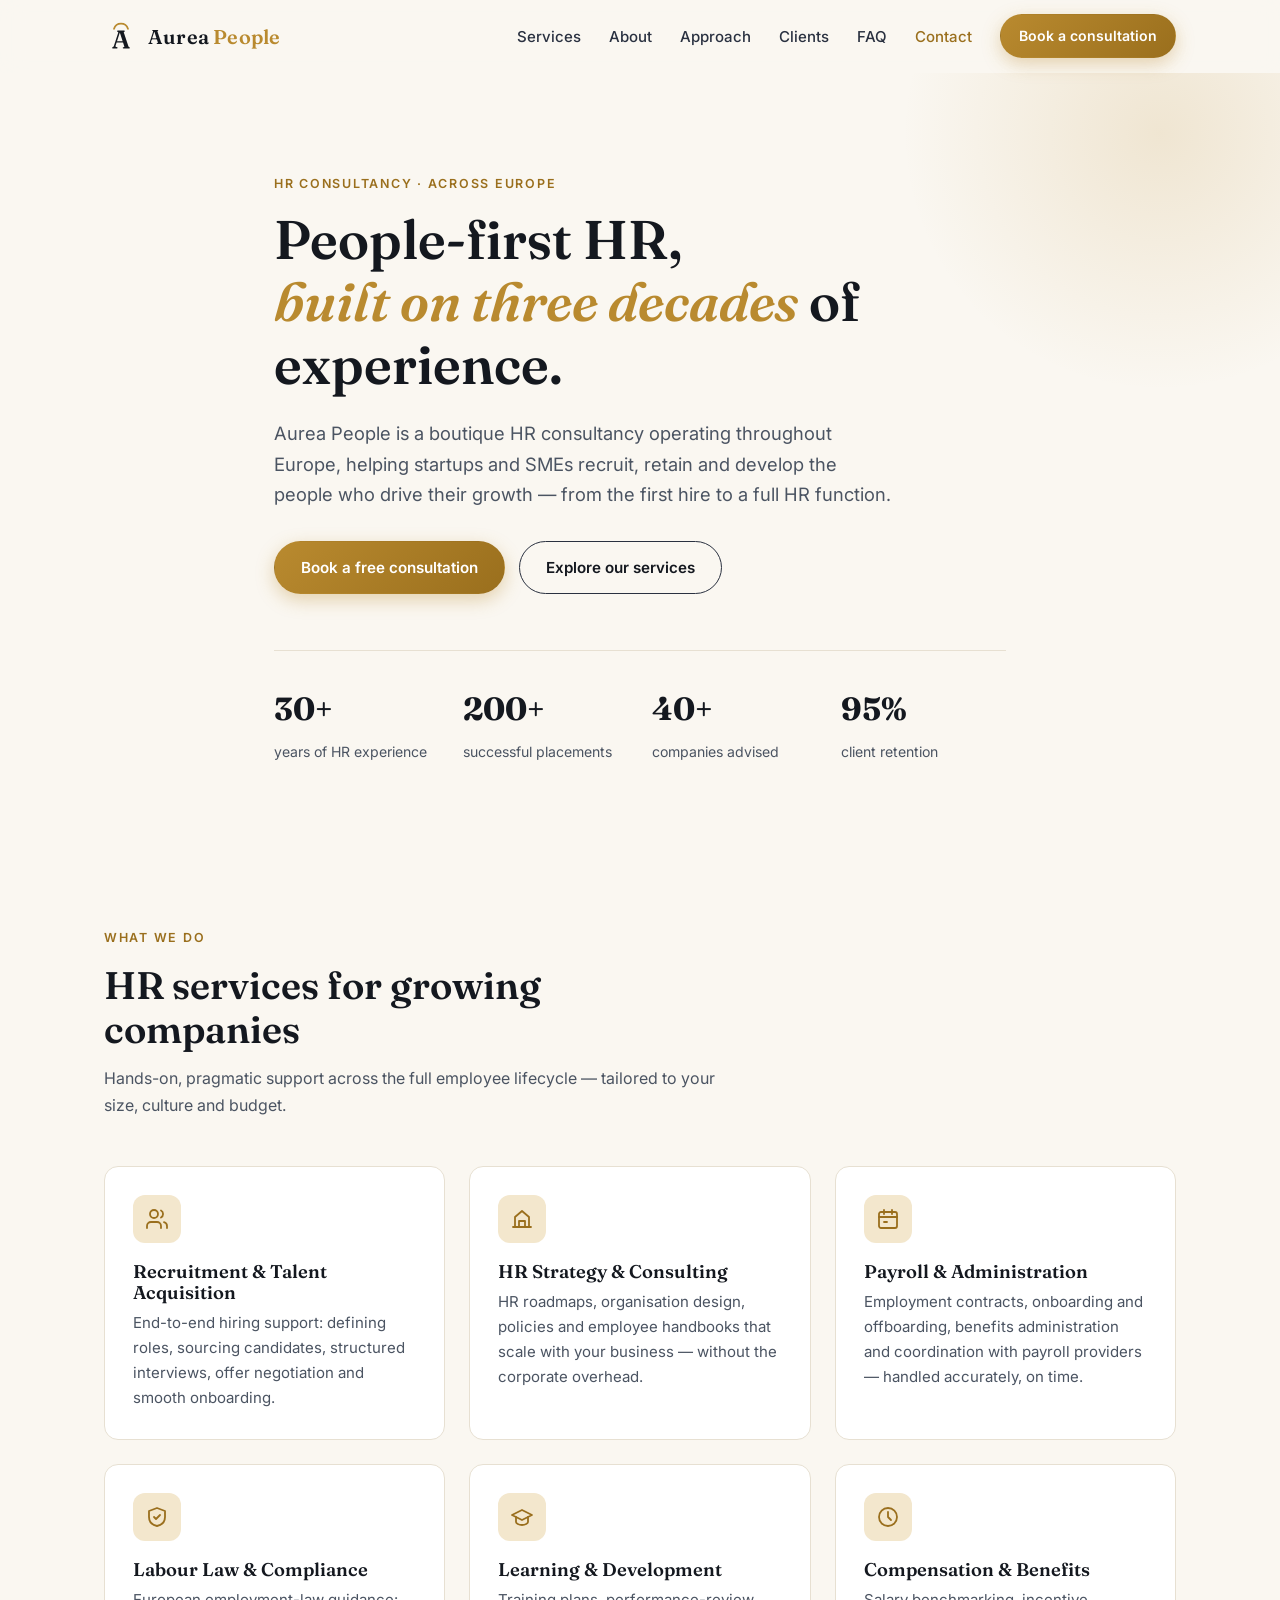
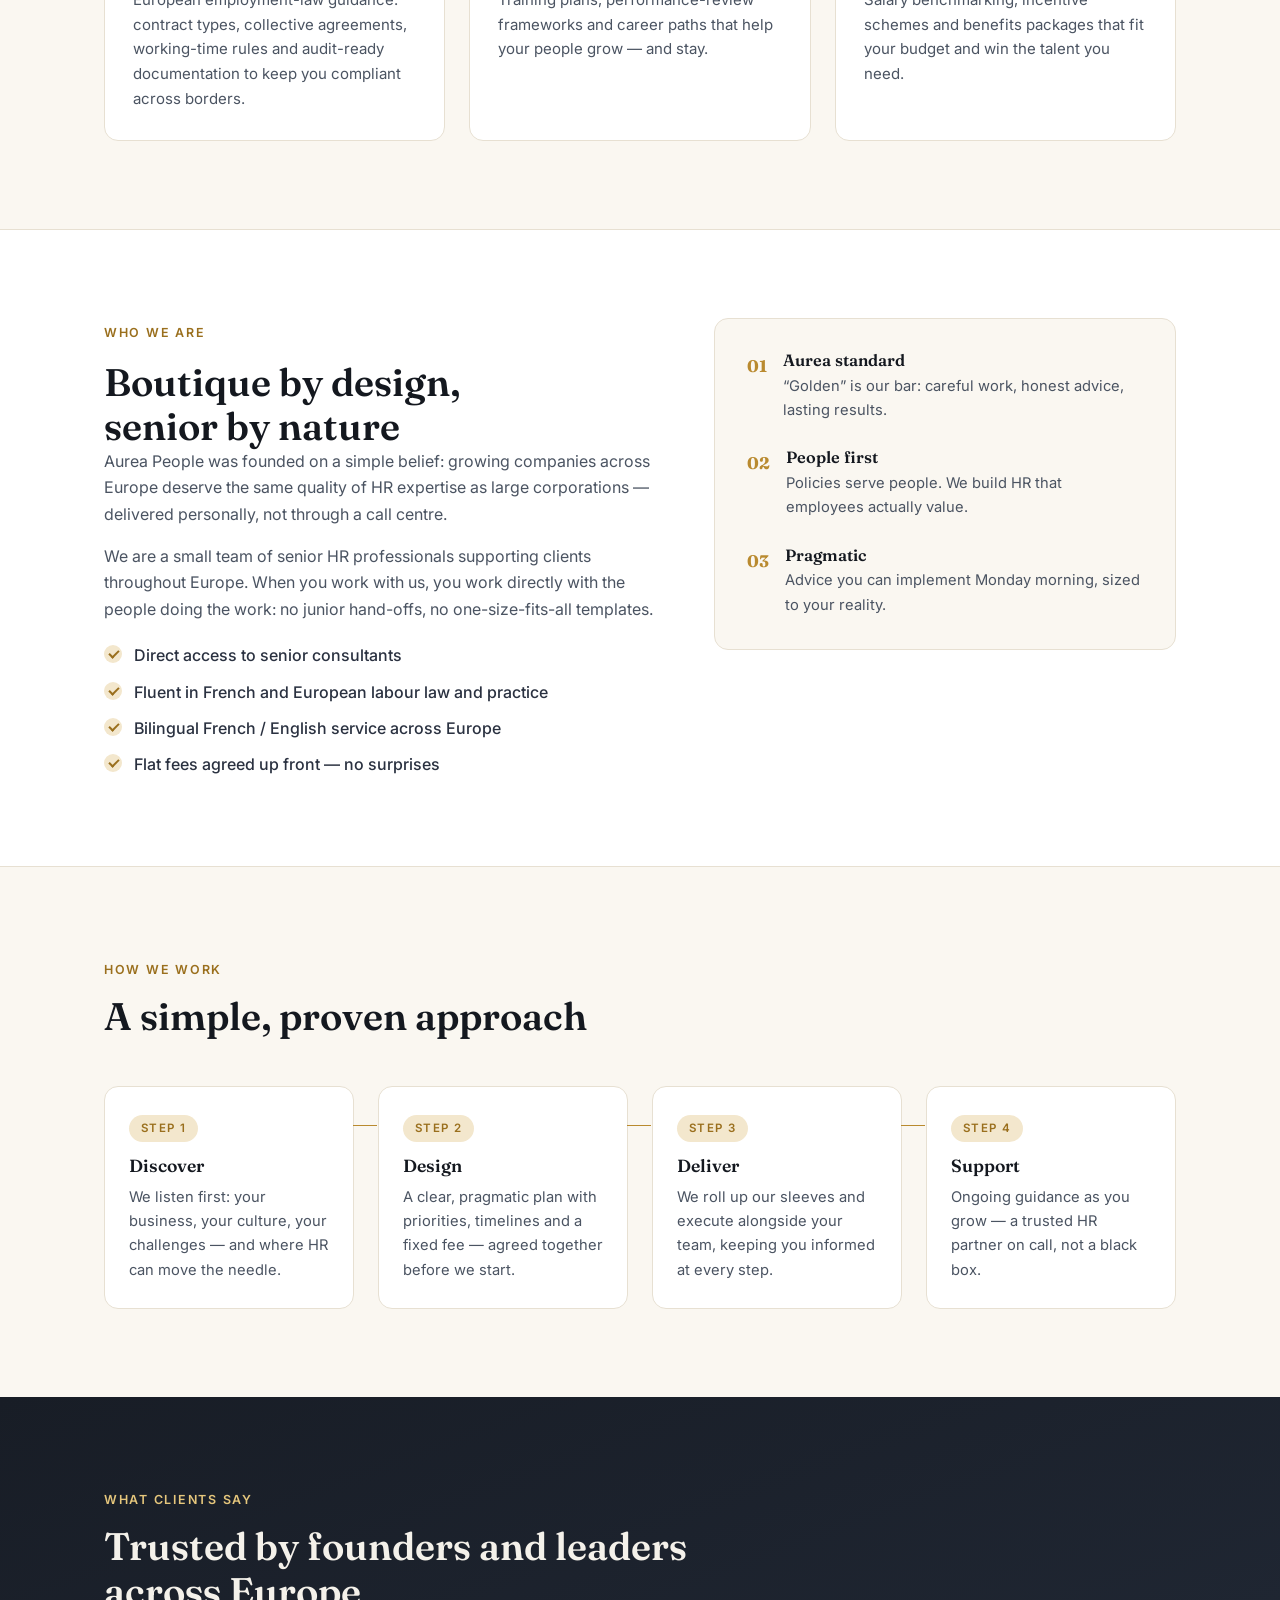
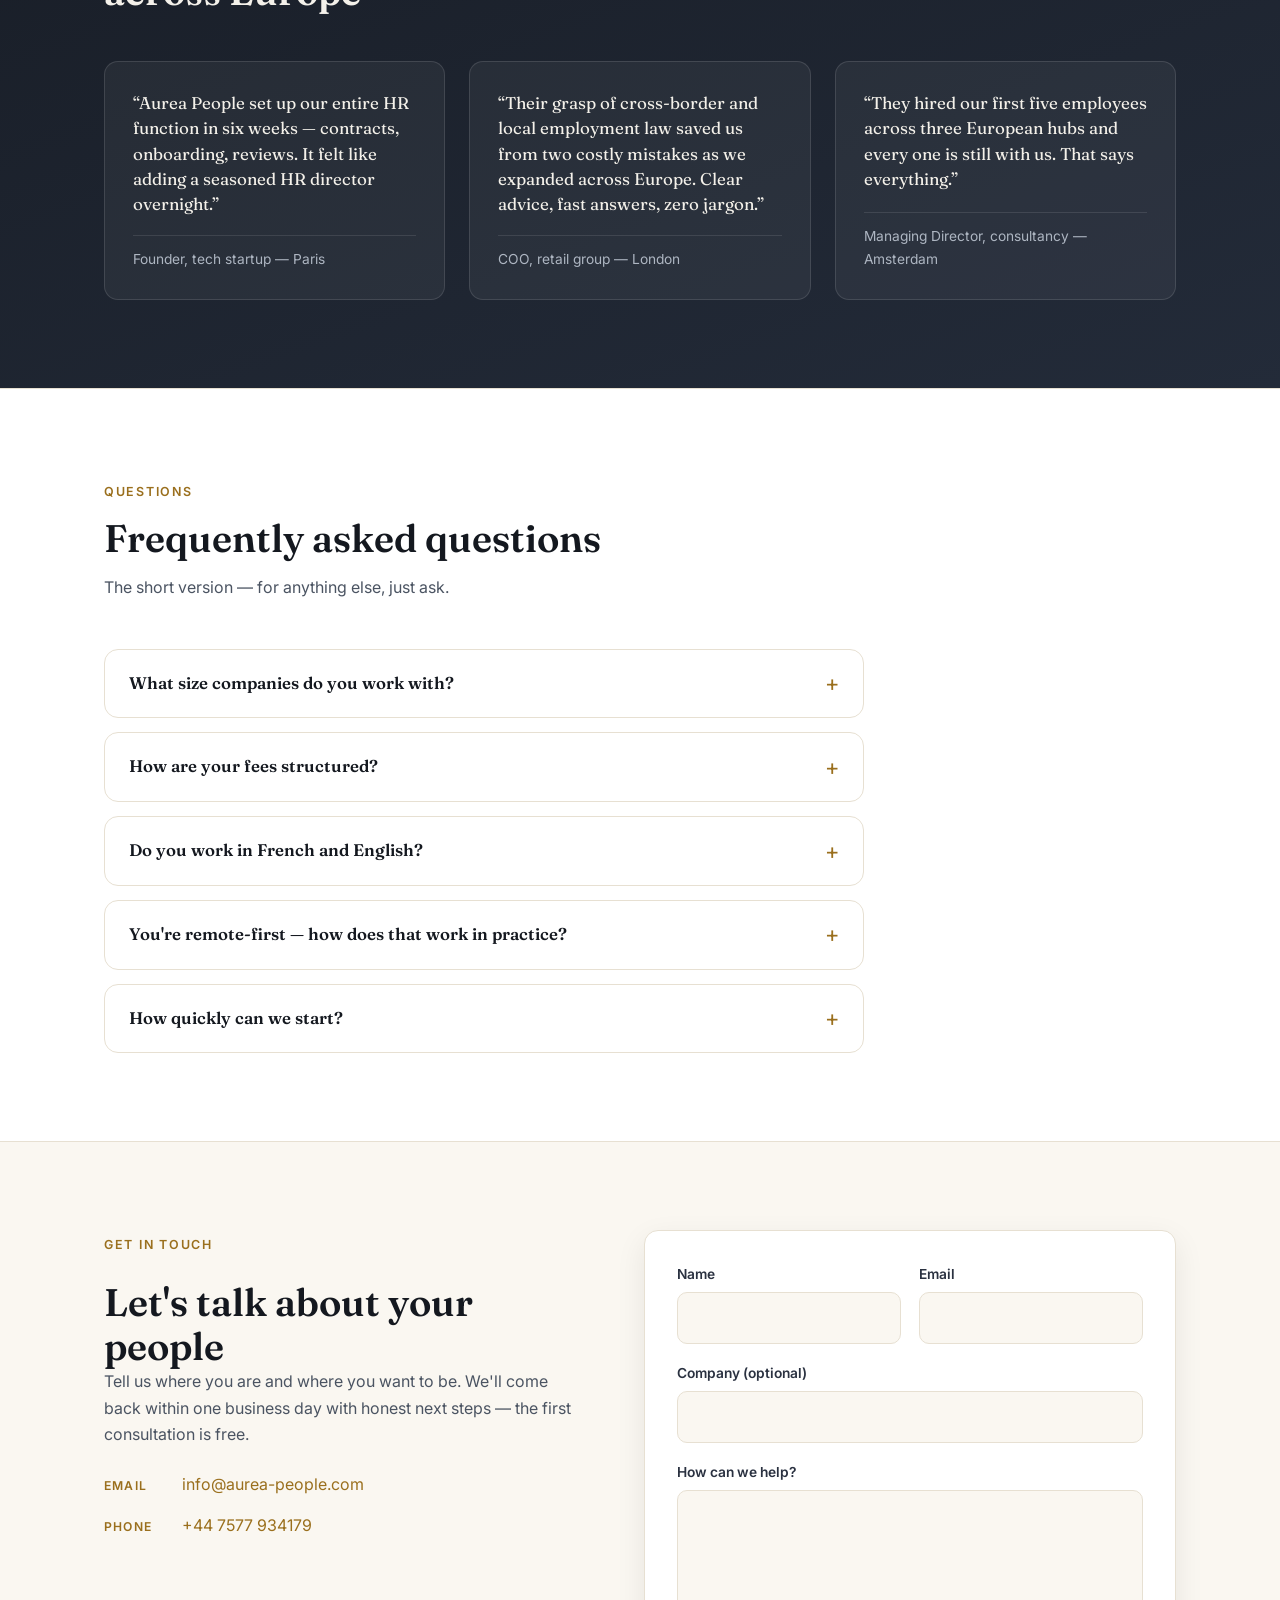
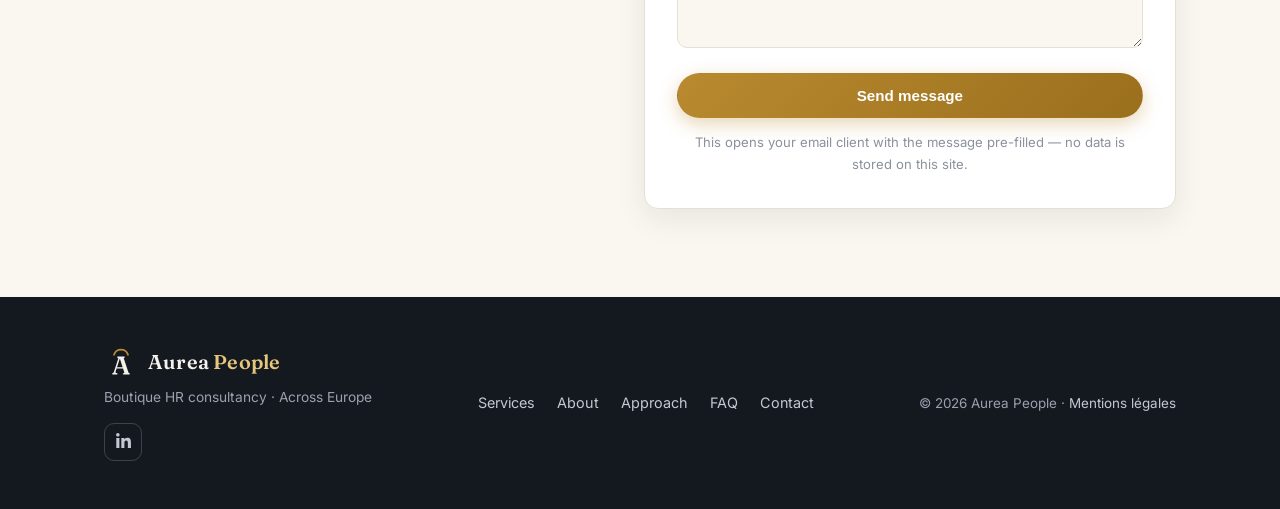
<file: index.html>
<!DOCTYPE html>
<html lang="en">
<head>
  <meta charset="UTF-8" />
  <meta name="viewport" content="width=device-width, initial-scale=1.0" />
  <title>Aurea People — Boutique HR Consultancy Across Europe</title>
  <meta name="description" content="Aurea People is a boutique HR consultancy operating across Europe, helping startups and SMEs recruit, retain and develop their people — from first hire to full HR function." />
  <meta name="theme-color" content="#faf7f1" />
  <link rel="canonical" href="https://aurea-people.com/" />
  <meta property="og:title" content="Aurea People — Boutique HR Consultancy Across Europe" />
  <meta property="og:description" content="People-first HR services across Europe: recruitment, HR strategy, payroll, compliance and training for growing companies." />
  <meta property="og:type" content="website" />
  <meta property="og:url" content="https://aurea-people.com/" />
  <meta property="og:image" content="https://aurea-people.com/social-card.png" />
  <meta property="og:image:width" content="1200" />
  <meta property="og:image:height" content="630" />
  <meta property="og:image:alt" content="Aurea People — Boutique HR consultancy across Europe" />
  <meta name="twitter:card" content="summary_large_image" />
  <meta name="twitter:title" content="Aurea People — Boutique HR Consultancy Across Europe" />
  <meta name="twitter:description" content="People-first HR services across Europe: recruitment, HR strategy, payroll, compliance and training for growing companies." />
  <meta name="twitter:image" content="https://aurea-people.com/social-card.png" />
  <link rel="icon" type="image/svg+xml" href="favicon.svg" />
  <link rel="preconnect" href="https://fonts.googleapis.com" />
  <link rel="preconnect" href="https://fonts.gstatic.com" crossorigin />
  <link href="https://fonts.googleapis.com/css2?family=Fraunces:opsz,wght@9..144,500;9..144,600;9..144,700&family=Inter:wght@400;500;600&display=swap" rel="stylesheet" />
  <link rel="stylesheet" href="styles.css" />
  <script type="application/ld+json">
  {
    "@context": "https://schema.org",
    "@type": "ProfessionalService",
    "name": "Aurea People",
    "description": "Boutique HR consultancy operating across Europe, helping startups and SMEs with recruitment, HR strategy, payroll, labour-law compliance, learning & development, and compensation & benefits.",
    "url": "https://aurea-people.com/",
    "image": "https://aurea-people.com/social-card.png",
    "email": "info@aurea-people.com",
    "telephone": "+447577934179",
    "areaServed": "Europe"
  }
  </script>
</head>
<body>

  <a class="skip-link" href="#main">Skip to content</a>

  <!-- ============ Header / Navigation ============ -->
  <header class="site-header" id="top">
    <nav class="nav container">
      <a href="#top" class="brand" aria-label="Aurea People — home">
        <svg class="brand-mark" viewBox="0 0 200 200" aria-hidden="true">
          <path class="brand-mark-halo" d="M 59 57.5 A 43 43 0 0 1 141 57.5" fill="none" stroke-width="10.5" stroke-linecap="round"/>
          <path class="brand-mark-a" transform="translate(45.25 173) scale(0.0750 -0.0750)" d="M348 569H939L944 465H341ZM465 46Q465 25 450.5 12.5Q436 0 404 0H90Q59 0 44.0 12.5Q29 25 29 46Q29 61 37.5 71.5Q46 82 68 93L101 106Q131 121 147.5 145.0Q164 169 183 230L503 1208Q516 1252 510.0 1271.5Q504 1291 469 1303Q441 1312 430.0 1324.5Q419 1337 419 1355Q419 1376 434.0 1388.0Q449 1400 481 1400H969Q1001 1400 1016.0 1388.0Q1031 1376 1031 1355Q1031 1336 1019.5 1324.0Q1008 1312 983 1304Q956 1296 951.0 1281.0Q946 1266 957 1232L1297 207Q1313 157 1331.0 133.5Q1349 110 1382 100Q1411 89 1421.0 77.0Q1431 65 1431 46Q1431 25 1416.0 12.5Q1401 0 1369 0H928Q897 0 882.0 12.5Q867 25 867 46Q867 64 877.5 75.0Q888 86 910 93L967 105Q993 113 992.0 131.0Q991 149 979 188L625 1280L658 1300L315 246Q302 205 302.0 178.5Q302 152 318.5 135.5Q335 119 369 105L423 92Q443 84 454.0 74.0Q465 64 465 46Z"/>
        </svg>
        <span class="brand-name">Aurea&nbsp;<span class="accent-word">People</span></span>
      </a>

      <button class="nav-toggle" id="nav-toggle" aria-label="Open menu" aria-expanded="false" aria-controls="nav-menu">
        <span></span><span></span><span></span>
      </button>

      <ul class="nav-menu" id="nav-menu">
        <li><a href="#services" class="nav-link">Services</a></li>
        <li><a href="#about" class="nav-link">About</a></li>
        <li><a href="#approach" class="nav-link">Approach</a></li>
        <li><a href="#testimonials" class="nav-link">Clients</a></li>
        <li><a href="#faq" class="nav-link">FAQ</a></li>
        <li><a href="#contact" class="nav-link">Contact</a></li>
        <li><a href="#contact" class="btn btn-primary btn-sm nav-cta">Book a consultation</a></li>
      </ul>
    </nav>
  </header>

  <main id="main">
    <!-- ============ Hero ============ -->
    <section class="hero">
      <div class="container hero-inner">
        <p class="eyebrow reveal">HR Consultancy · Across Europe</p>
        <h1 class="reveal">People-first HR,<br /><span class="accent">built on three decades</span> of experience.</h1>
        <p class="lead reveal">
          Aurea People is a boutique HR consultancy operating throughout Europe, helping startups and SMEs recruit,
          retain and develop the people who drive their growth — from the first hire
          to a full HR function.
        </p>
        <div class="hero-actions reveal">
          <a href="#contact" class="btn btn-primary">Book a free consultation</a>
          <a href="#services" class="btn btn-ghost">Explore our services</a>
        </div>

        <dl class="stats reveal">
          <div class="stat"><dt data-count="30">0</dt><dd>years of HR experience</dd></div>
          <div class="stat"><dt data-count="200">0</dt><dd>successful placements</dd></div>
          <div class="stat"><dt data-count="40">0</dt><dd>companies advised</dd></div>
          <div class="stat"><dt data-count="95" data-suffix="%">0</dt><dd>client retention</dd></div>
        </dl>
      </div>
    </section>

    <!-- ============ Services ============ -->
    <section class="section" id="services">
      <div class="container">
        <div class="section-head reveal">
          <p class="eyebrow">What we do</p>
          <h2>HR services for growing companies</h2>
          <p class="section-sub">
            Hands-on, pragmatic support across the full employee lifecycle —
            tailored to your size, culture and budget.
          </p>
        </div>

        <div class="grid grid-3">
          <article class="card reveal">
            <div class="card-icon" aria-hidden="true">
              <svg viewBox="0 0 24 24" fill="none" stroke="currentColor" stroke-width="1.8" stroke-linecap="round" stroke-linejoin="round"><circle cx="9" cy="7" r="4"/><path d="M2 21v-2a4 4 0 0 1 4-4h6a4 4 0 0 1 4 4v2"/><path d="M16 3.5a4 4 0 0 1 0 7"/><path d="M22 21v-2a4 4 0 0 0-3-3.87"/></svg>
            </div>
            <h3>Recruitment &amp; Talent Acquisition</h3>
            <p>End-to-end hiring support: defining roles, sourcing candidates, structured interviews, offer negotiation and smooth onboarding.</p>
          </article>

          <article class="card reveal">
            <div class="card-icon" aria-hidden="true">
              <svg viewBox="0 0 24 24" fill="none" stroke="currentColor" stroke-width="1.8" stroke-linecap="round" stroke-linejoin="round"><path d="M3 20h18"/><path d="M5 20V10l7-6 7 6v10"/><path d="M9 20v-6h6v6"/></svg>
            </div>
            <h3>HR Strategy &amp; Consulting</h3>
            <p>HR roadmaps, organisation design, policies and employee handbooks that scale with your business — without the corporate overhead.</p>
          </article>

          <article class="card reveal">
            <div class="card-icon" aria-hidden="true">
              <svg viewBox="0 0 24 24" fill="none" stroke="currentColor" stroke-width="1.8" stroke-linecap="round" stroke-linejoin="round"><rect x="3" y="5" width="18" height="16" rx="2"/><path d="M3 10h18"/><path d="M8 3v4"/><path d="M16 3v4"/><path d="M8 15h3"/></svg>
            </div>
            <h3>Payroll &amp; Administration</h3>
            <p>Employment contracts, onboarding and offboarding, benefits administration and coordination with payroll providers — handled accurately, on time.</p>
          </article>

          <article class="card reveal">
            <div class="card-icon" aria-hidden="true">
              <svg viewBox="0 0 24 24" fill="none" stroke="currentColor" stroke-width="1.8" stroke-linecap="round" stroke-linejoin="round"><path d="M12 3l8 3v6c0 5-3.5 8-8 9-4.5-1-8-4-8-9V6l8-3z"/><path d="M9 12l2 2 4-4"/></svg>
            </div>
            <h3>Labour Law &amp; Compliance</h3>
            <p>European employment-law guidance: contract types, collective agreements, working-time rules and audit-ready documentation to keep you compliant across borders.</p>
          </article>

          <article class="card reveal">
            <div class="card-icon" aria-hidden="true">
              <svg viewBox="0 0 24 24" fill="none" stroke="currentColor" stroke-width="1.8" stroke-linecap="round" stroke-linejoin="round"><path d="M22 10L12 5 2 10l10 5 10-5z"/><path d="M6 12v5c0 1.5 2.7 3 6 3s6-1.5 6-3v-5"/></svg>
            </div>
            <h3>Learning &amp; Development</h3>
            <p>Training plans, performance-review frameworks and career paths that help your people grow — and stay.</p>
          </article>

          <article class="card reveal">
            <div class="card-icon" aria-hidden="true">
              <svg viewBox="0 0 24 24" fill="none" stroke="currentColor" stroke-width="1.8" stroke-linecap="round" stroke-linejoin="round"><circle cx="12" cy="12" r="9"/><path d="M12 7v5l3 3"/></svg>
            </div>
            <h3>Compensation &amp; Benefits</h3>
            <p>Salary benchmarking, incentive schemes and benefits packages that fit your budget and win the talent you need.</p>
          </article>
        </div>
      </div>
    </section>

    <!-- ============ About ============ -->
    <section class="section section-alt" id="about">
      <div class="container about-grid">
        <div class="about-text reveal">
          <p class="eyebrow">Who we are</p>
          <h2>Boutique by design,<br />senior by nature</h2>
          <p>
            Aurea People was founded on a simple belief: growing companies across Europe
            deserve the same quality of HR expertise as large corporations — delivered
            personally, not through a call centre.
          </p>
          <p>
            We are a small team of senior HR professionals supporting clients throughout Europe. When you work with us,
            you work directly with the people doing the work: no junior hand-offs,
            no one-size-fits-all templates.
          </p>
          <ul class="check-list">
            <li>Direct access to senior consultants</li>
            <li>Fluent in French and European labour law and practice</li>
            <li>Bilingual French / English service across Europe</li>
            <li>Flat fees agreed up front — no surprises</li>
          </ul>
        </div>
        <aside class="about-panel reveal" aria-label="Our values">
          <div class="value">
            <span class="value-num">01</span>
            <div><h3>Aurea standard</h3><p>“Golden” is our bar: careful work, honest advice, lasting results.</p></div>
          </div>
          <div class="value">
            <span class="value-num">02</span>
            <div><h3>People first</h3><p>Policies serve people. We build HR that employees actually value.</p></div>
          </div>
          <div class="value">
            <span class="value-num">03</span>
            <div><h3>Pragmatic</h3><p>Advice you can implement Monday morning, sized to your reality.</p></div>
          </div>
        </aside>
      </div>
    </section>

    <!-- ============ Approach ============ -->
    <section class="section" id="approach">
      <div class="container">
        <div class="section-head reveal">
          <p class="eyebrow">How we work</p>
          <h2>A simple, proven approach</h2>
        </div>
        <ol class="steps">
          <li class="step reveal">
            <span class="step-tag">Step 1</span>
            <h3>Discover</h3>
            <p>We listen first: your business, your culture, your challenges — and where HR can move the needle.</p>
          </li>
          <li class="step reveal">
            <span class="step-tag">Step 2</span>
            <h3>Design</h3>
            <p>A clear, pragmatic plan with priorities, timelines and a fixed fee — agreed together before we start.</p>
          </li>
          <li class="step reveal">
            <span class="step-tag">Step 3</span>
            <h3>Deliver</h3>
            <p>We roll up our sleeves and execute alongside your team, keeping you informed at every step.</p>
          </li>
          <li class="step reveal">
            <span class="step-tag">Step 4</span>
            <h3>Support</h3>
            <p>Ongoing guidance as you grow — a trusted HR partner on call, not a black box.</p>
          </li>
        </ol>
      </div>
    </section>

    <!-- ============ Testimonials ============
         NOTE: replace these placeholder quotes with real client
         testimonials (with permission) before launch. -->
    <section class="section section-dark" id="testimonials">
      <div class="container">
        <div class="section-head reveal">
          <p class="eyebrow eyebrow-light">What clients say</p>
          <h2>Trusted by founders and leaders across Europe</h2>
        </div>
        <div class="grid grid-3">
          <figure class="quote reveal">
            <blockquote>“Aurea People set up our entire HR function in six weeks — contracts, onboarding, reviews. It felt like adding a seasoned HR director overnight.”</blockquote>
            <figcaption>Founder, tech startup — Paris</figcaption>
          </figure>
          <figure class="quote reveal">
            <blockquote>“Their grasp of cross-border and local employment law saved us from two costly mistakes as we expanded across Europe. Clear advice, fast answers, zero jargon.”</blockquote>
            <figcaption>COO, retail group — London</figcaption>
          </figure>
          <figure class="quote reveal">
            <blockquote>“They hired our first five employees across three European hubs and every one is still with us. That says everything.”</blockquote>
            <figcaption>Managing Director, consultancy — Amsterdam</figcaption>
          </figure>
        </div>
      </div>
    </section>

    <!-- ============ FAQ ============ -->
    <section class="section section-alt" id="faq">
      <div class="container">
        <div class="section-head reveal">
          <p class="eyebrow">Questions</p>
          <h2>Frequently asked questions</h2>
          <p class="section-sub">The short version — for anything else, just ask.</p>
        </div>
        <div class="faq-list reveal">
          <details class="faq-item">
            <summary>What size companies do you work with?</summary>
            <p class="faq-answer">
              Startups and SMEs — from founders making their first hire to companies
              of around 200 people building a full HR function. Our support scales
              as you grow.
            </p>
          </details>
          <details class="faq-item">
            <summary>How are your fees structured?</summary>
            <p class="faq-answer">
              Flat fees agreed up front, always. One-off projects (setting up
              contracts, a hiring process, a benefits scheme) are quoted as a fixed
              package; ongoing support runs as a monthly retainer sized to your
              needs. No hourly billing, no surprises.
            </p>
          </details>
          <details class="faq-item">
            <summary>Do you work in French and English?</summary>
            <p class="faq-answer">
              Yes — we're fully bilingual. We draft French legal documents
              (contracts, handbooks, policies) and can run the whole relationship
              in English for international founders and teams.
            </p>
          </details>
          <details class="faq-item">
            <summary>You're remote-first — how does that work in practice?</summary>
            <p class="faq-answer">
              Day to day, we work over video calls, email and your own HR tools —
              which keeps us responsive and keeps costs down. For workshops,
              interviews or sensitive sessions, we travel to meet on site across Europe.
            </p>
          </details>
          <details class="faq-item">
            <summary>How quickly can we start?</summary>
            <p class="faq-answer">
              The first consultation is free and we reply within one business day.
              Most engagements kick off within one to two weeks of that first call.
            </p>
          </details>
        </div>
      </div>
    </section>

    <!-- ============ Contact ============ -->
    <section class="section" id="contact">
      <div class="container contact-grid">
        <div class="contact-intro reveal">
          <p class="eyebrow">Get in touch</p>
          <h2>Let's talk about your people</h2>
          <p>
            Tell us where you are and where you want to be. We'll come back within
            one business day with honest next steps — the first consultation is free.
          </p>
          <ul class="contact-list">
            <li>
              <span class="contact-label">Email</span>
              <a href="mailto:info@aurea-people.com" id="contact-email">info@aurea-people.com</a>
            </li>
            <li>
              <span class="contact-label">Phone</span>
              <a href="tel:+447577934179">+44 7577 934179</a>
            </li>
          </ul>
        </div>

        <form class="contact-form reveal" id="contact-form" novalidate>
          <div class="field-row">
            <div class="field">
              <label for="cf-name">Name</label>
              <input type="text" id="cf-name" name="name" required autocomplete="name" />
            </div>
            <div class="field">
              <label for="cf-email">Email</label>
              <input type="email" id="cf-email" name="email" required autocomplete="email" />
            </div>
          </div>
          <div class="field">
            <label for="cf-company">Company (optional)</label>
            <input type="text" id="cf-company" name="company" autocomplete="organization" />
          </div>
          <div class="field">
            <label for="cf-message">How can we help?</label>
            <textarea id="cf-message" name="message" rows="5" required></textarea>
          </div>
          <button type="submit" class="btn btn-primary btn-block">Send message</button>
          <p class="form-hint" id="form-hint">
            This opens your email client with the message pre-filled — no data is stored on this site.
          </p>
        </form>
      </div>
    </section>
  </main>

  <!-- ============ Footer ============ -->
  <footer class="site-footer">
    <div class="container footer-inner">
      <div class="footer-brand">
        <a href="#top" class="brand">
          <svg class="brand-mark" viewBox="0 0 200 200" aria-hidden="true">
            <path class="brand-mark-halo" d="M 59 57.5 A 43 43 0 0 1 141 57.5" fill="none" stroke-width="10.5" stroke-linecap="round"/>
            <path class="brand-mark-a" transform="translate(45.25 173) scale(0.0750 -0.0750)" d="M348 569H939L944 465H341ZM465 46Q465 25 450.5 12.5Q436 0 404 0H90Q59 0 44.0 12.5Q29 25 29 46Q29 61 37.5 71.5Q46 82 68 93L101 106Q131 121 147.5 145.0Q164 169 183 230L503 1208Q516 1252 510.0 1271.5Q504 1291 469 1303Q441 1312 430.0 1324.5Q419 1337 419 1355Q419 1376 434.0 1388.0Q449 1400 481 1400H969Q1001 1400 1016.0 1388.0Q1031 1376 1031 1355Q1031 1336 1019.5 1324.0Q1008 1312 983 1304Q956 1296 951.0 1281.0Q946 1266 957 1232L1297 207Q1313 157 1331.0 133.5Q1349 110 1382 100Q1411 89 1421.0 77.0Q1431 65 1431 46Q1431 25 1416.0 12.5Q1401 0 1369 0H928Q897 0 882.0 12.5Q867 25 867 46Q867 64 877.5 75.0Q888 86 910 93L967 105Q993 113 992.0 131.0Q991 149 979 188L625 1280L658 1300L315 246Q302 205 302.0 178.5Q302 152 318.5 135.5Q335 119 369 105L423 92Q443 84 454.0 74.0Q465 64 465 46Z"/>
          </svg>
          <span class="brand-name">Aurea&nbsp;<span class="accent-word">People</span></span>
        </a>
        <p>Boutique HR consultancy · Across Europe</p>
        <a class="social-link" href="https://linkedin.com/in/marie-rose-43bb4b446" target="_blank" rel="noopener noreferrer" aria-label="Aurea People on LinkedIn">
          <svg viewBox="0 0 448 512" fill="currentColor" aria-hidden="true"><path d="M100.28 448H7.4V148.9h92.88zM53.79 108.1C24.09 108.1 0 83.5 0 53.8a53.79 53.79 0 0 1 107.58 0c0 29.7-24.1 54.3-53.79 54.3zM447.9 448h-92.68V302.4c0-34.7-.7-79.2-48.29-79.2-48.29 0-55.69 37.7-55.69 76.7V448h-92.78V148.9h89.08v40.8h1.3c12.4-23.5 42.69-48.3 87.88-48.3 94 0 111.28 61.9 111.28 142.3V448z"/></svg>
        </a>
      </div>
      <nav class="footer-nav" aria-label="Footer">
        <a href="#services">Services</a>
        <a href="#about">About</a>
        <a href="#approach">Approach</a>
        <a href="#faq">FAQ</a>
        <a href="#contact">Contact</a>
      </nav>
      <p class="footer-legal">
        © <span id="year">2026</span> Aurea People ·
        <a href="mentions-legales.html" id="legal-link">Mentions légales</a>
      </p>
    </div>
  </footer>

  <script src="main.js"></script>
</body>
</html>
</file>
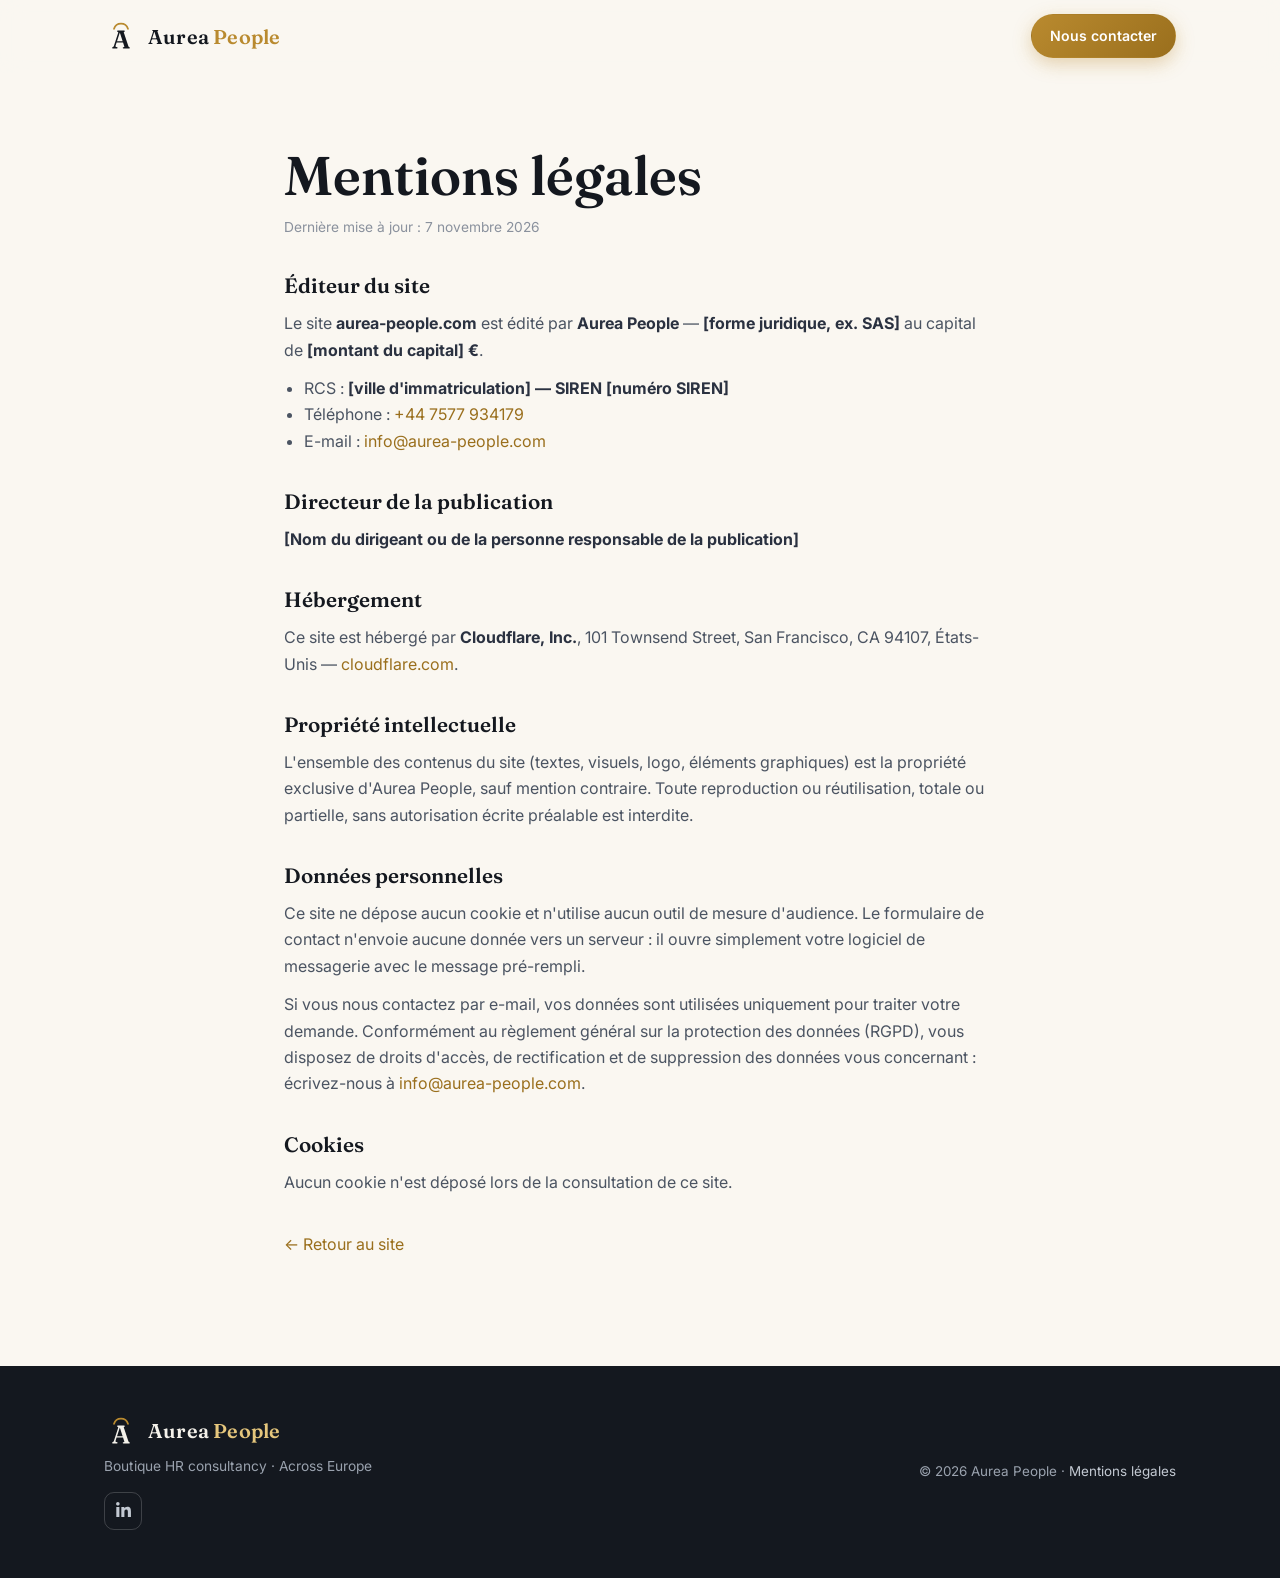
<file: mentions-legales.html>
<!DOCTYPE html>
<html lang="fr">
<head>
  <meta charset="UTF-8" />
  <meta name="viewport" content="width=device-width, initial-scale=1.0" />
  <title>Mentions légales — Aurea People</title>
  <meta name="description" content="Mentions légales du site aurea-people.com : éditeur, directeur de la publication, hébergement, données personnelles et cookies." />
  <meta name="robots" content="noindex" />
  <link rel="canonical" href="https://aurea-people.com/mentions-legales.html" />
  <link rel="icon" type="image/svg+xml" href="favicon.svg" />
  <link rel="preconnect" href="https://fonts.googleapis.com" />
  <link rel="preconnect" href="https://fonts.gstatic.com" crossorigin />
  <link href="https://fonts.googleapis.com/css2?family=Fraunces:opsz,wght@9..144,500;9..144,600;9..144,700&family=Inter:wght@400;500;600&display=swap" rel="stylesheet" />
  <link rel="stylesheet" href="styles.css" />
</head>
<body>

  <a class="skip-link" href="#main">Aller au contenu</a>

  <!-- ============ Header ============ -->
  <header class="site-header">
    <nav class="nav container">
      <a href="index.html" class="brand" aria-label="Aurea People — retour à l'accueil">
        <svg class="brand-mark" viewBox="0 0 200 200" aria-hidden="true">
          <path class="brand-mark-halo" d="M 59 57.5 A 43 43 0 0 1 141 57.5" fill="none" stroke-width="10.5" stroke-linecap="round"/>
          <path class="brand-mark-a" transform="translate(45.25 173) scale(0.0750 -0.0750)" d="M348 569H939L944 465H341ZM465 46Q465 25 450.5 12.5Q436 0 404 0H90Q59 0 44.0 12.5Q29 25 29 46Q29 61 37.5 71.5Q46 82 68 93L101 106Q131 121 147.5 145.0Q164 169 183 230L503 1208Q516 1252 510.0 1271.5Q504 1291 469 1303Q441 1312 430.0 1324.5Q419 1337 419 1355Q419 1376 434.0 1388.0Q449 1400 481 1400H969Q1001 1400 1016.0 1388.0Q1031 1376 1031 1355Q1031 1336 1019.5 1324.0Q1008 1312 983 1304Q956 1296 951.0 1281.0Q946 1266 957 1232L1297 207Q1313 157 1331.0 133.5Q1349 110 1382 100Q1411 89 1421.0 77.0Q1431 65 1431 46Q1431 25 1416.0 12.5Q1401 0 1369 0H928Q897 0 882.0 12.5Q867 25 867 46Q867 64 877.5 75.0Q888 86 910 93L967 105Q993 113 992.0 131.0Q991 149 979 188L625 1280L658 1300L315 246Q302 205 302.0 178.5Q302 152 318.5 135.5Q335 119 369 105L423 92Q443 84 454.0 74.0Q465 64 465 46Z"/>
        </svg>
        <span class="brand-name">Aurea&nbsp;<span class="accent-word">People</span></span>
      </a>
      <a href="index.html#contact" class="btn btn-primary btn-sm">Nous contacter</a>
    </nav>
  </header>

  <main id="main">
    <section class="section legal-page">
      <div class="container legal">
        <h1>Mentions légales</h1>
        <p class="legal-updated">Dernière mise à jour : 7 novembre 2026</p>

        <h2>Éditeur du site</h2>
        <p>
          Le site <strong>aurea-people.com</strong> est édité par
          <strong>Aurea People</strong> — <strong>[forme juridique, ex. SAS]</strong>
          au capital de <strong>[montant du capital] €</strong>.
        </p>
        <ul>
          <li>RCS : <strong>[ville d'immatriculation] — SIREN [numéro SIREN]</strong></li>
          <li>Téléphone : <a href="tel:+447577934179">+44 7577 934179</a></li>
          <li>E-mail : <a href="mailto:info@aurea-people.com">info@aurea-people.com</a></li>
        </ul>

        <h2>Directeur de la publication</h2>
        <p><strong>[Nom du dirigeant ou de la personne responsable de la publication]</strong></p>

        <h2>Hébergement</h2>
        <p>
          Ce site est hébergé par <strong>Cloudflare, Inc.</strong>, 101 Townsend
          Street, San Francisco, CA 94107, États-Unis —
          <a href="https://www.cloudflare.com" rel="noopener">cloudflare.com</a>.
        </p>

        <h2>Propriété intellectuelle</h2>
        <p>
          L'ensemble des contenus du site (textes, visuels, logo, éléments
          graphiques) est la propriété exclusive d'Aurea People, sauf mention
          contraire. Toute reproduction ou réutilisation, totale ou partielle,
          sans autorisation écrite préalable est interdite.
        </p>

        <h2>Données personnelles</h2>
        <p>
          Ce site ne dépose aucun cookie et n'utilise aucun outil de mesure
          d'audience. Le formulaire de contact n'envoie aucune donnée vers un
          serveur : il ouvre simplement votre logiciel de messagerie avec le
          message pré-rempli.
        </p>
        <p>
          Si vous nous contactez par e-mail, vos données sont utilisées uniquement
          pour traiter votre demande. Conformément au règlement général sur la
          protection des données (RGPD), vous disposez de droits d'accès, de
          rectification et de suppression des données vous concernant : écrivez-nous à
          <a href="mailto:info@aurea-people.com">info@aurea-people.com</a>.
        </p>

        <h2>Cookies</h2>
        <p>Aucun cookie n'est déposé lors de la consultation de ce site.</p>

        <p class="legal-back"><a href="index.html">← Retour au site</a></p>
      </div>
    </section>
  </main>

  <!-- ============ Footer ============ -->
  <footer class="site-footer">
    <div class="container footer-inner">
      <div class="footer-brand">
        <a href="index.html" class="brand">
          <svg class="brand-mark" viewBox="0 0 200 200" aria-hidden="true">
            <path class="brand-mark-halo" d="M 59 57.5 A 43 43 0 0 1 141 57.5" fill="none" stroke-width="10.5" stroke-linecap="round"/>
            <path class="brand-mark-a" transform="translate(45.25 173) scale(0.0750 -0.0750)" d="M348 569H939L944 465H341ZM465 46Q465 25 450.5 12.5Q436 0 404 0H90Q59 0 44.0 12.5Q29 25 29 46Q29 61 37.5 71.5Q46 82 68 93L101 106Q131 121 147.5 145.0Q164 169 183 230L503 1208Q516 1252 510.0 1271.5Q504 1291 469 1303Q441 1312 430.0 1324.5Q419 1337 419 1355Q419 1376 434.0 1388.0Q449 1400 481 1400H969Q1001 1400 1016.0 1388.0Q1031 1376 1031 1355Q1031 1336 1019.5 1324.0Q1008 1312 983 1304Q956 1296 951.0 1281.0Q946 1266 957 1232L1297 207Q1313 157 1331.0 133.5Q1349 110 1382 100Q1411 89 1421.0 77.0Q1431 65 1431 46Q1431 25 1416.0 12.5Q1401 0 1369 0H928Q897 0 882.0 12.5Q867 25 867 46Q867 64 877.5 75.0Q888 86 910 93L967 105Q993 113 992.0 131.0Q991 149 979 188L625 1280L658 1300L315 246Q302 205 302.0 178.5Q302 152 318.5 135.5Q335 119 369 105L423 92Q443 84 454.0 74.0Q465 64 465 46Z"/>
          </svg>
          <span class="brand-name">Aurea&nbsp;<span class="accent-word">People</span></span>
        </a>
        <p>Boutique HR consultancy · Across Europe</p>
        <a class="social-link" href="https://linkedin.com/in/marie-rose-43bb4b446" target="_blank" rel="noopener noreferrer" aria-label="Aurea People on LinkedIn">
          <svg viewBox="0 0 448 512" fill="currentColor" aria-hidden="true"><path d="M100.28 448H7.4V148.9h92.88zM53.79 108.1C24.09 108.1 0 83.5 0 53.8a53.79 53.79 0 0 1 107.58 0c0 29.7-24.1 54.3-53.79 54.3zM447.9 448h-92.68V302.4c0-34.7-.7-79.2-48.29-79.2-48.29 0-55.69 37.7-55.69 76.7V448h-92.78V148.9h89.08v40.8h1.3c12.4-23.5 42.69-48.3 87.88-48.3 94 0 111.28 61.9 111.28 142.3V448z"/></svg>
        </a>
      </div>
      <p class="footer-legal">
        © <span id="year">2026</span> Aurea People ·
        <a href="mentions-legales.html">Mentions légales</a>
      </p>
    </div>
  </footer>

  <script src="main.js"></script>
</body>
</html>
</file>
<file: styles.css>
/* ==========================================================================
   Aurea People — styles
   Palette: ivory / deep ink / gold
   ========================================================================== */

:root {
  --ink: #14181f;
  --ink-soft: #2a3140;
  --body: #4b5462;
  --ivory: #faf7f1;
  --paper: #ffffff;
  --gold: #b98a2f;
  --gold-deep: #9a6f1d;
  --gold-soft: #f3e7cd;
  --line: #e7e0d2;
  --radius: 14px;
  --shadow: 0 10px 30px rgba(20, 24, 31, 0.08);
  --font-display: "Fraunces", Georgia, serif;
  --font-body: "Inter", -apple-system, "Segoe UI", sans-serif;
  --container: 1120px;
}

* { margin: 0; padding: 0; box-sizing: border-box; }

html { scroll-behavior: smooth; }

body {
  font-family: var(--font-body);
  font-size: 16px;
  line-height: 1.65;
  color: var(--body);
  background: var(--ivory);
  -webkit-font-smoothing: antialiased;
}

h1, h2, h3 {
  font-family: var(--font-display);
  color: var(--ink);
  line-height: 1.15;
  font-weight: 600;
}

h1 { font-size: clamp(2.2rem, 5vw, 3.4rem); }
h2 { font-size: clamp(1.7rem, 3.5vw, 2.4rem); }
h3 { font-size: 1.15rem; }

a { color: var(--gold-deep); text-decoration: none; }
a:hover { text-decoration: underline; }

.container {
  max-width: var(--container);
  margin: 0 auto;
  padding: 0 24px;
}

.accent { color: var(--gold); font-style: italic; }

.eyebrow {
  display: inline-block;
  font-size: 0.78rem;
  font-weight: 600;
  letter-spacing: 0.14em;
  text-transform: uppercase;
  color: var(--gold-deep);
  margin-bottom: 14px;
}

.eyebrow-light { color: #e5c67c; }

/* ---------- Buttons ---------- */
.btn {
  display: inline-block;
  padding: 13px 26px;
  border-radius: 999px;
  font-weight: 600;
  font-size: 0.95rem;
  border: 1.5px solid transparent;
  cursor: pointer;
  transition: transform 0.15s ease, box-shadow 0.15s ease, background 0.15s ease;
}
.btn:hover { text-decoration: none; transform: translateY(-2px); }

.btn-primary {
  background: linear-gradient(135deg, var(--gold), var(--gold-deep));
  color: #fff;
  box-shadow: 0 6px 18px rgba(185, 138, 47, 0.35);
}
.btn-primary:hover { box-shadow: 0 10px 24px rgba(185, 138, 47, 0.45); }

.btn-ghost {
  border-color: var(--ink-soft);
  color: var(--ink);
  background: transparent;
}
.btn-ghost:hover { background: rgba(20, 24, 31, 0.05); }

.btn-sm { padding: 9px 18px; font-size: 0.88rem; }
.btn-block { width: 100%; }

/* ---------- Header ---------- */
.site-header {
  position: sticky;
  top: 0;
  z-index: 50;
  background: rgba(250, 247, 241, 0.85);
  backdrop-filter: blur(12px);
  -webkit-backdrop-filter: blur(12px);
  border-bottom: 1px solid transparent;
  transition: border-color 0.2s ease;
}
.site-header.scrolled { border-bottom-color: var(--line); }

.nav {
  display: flex;
  align-items: center;
  justify-content: space-between;
  height: 72px;
}

.brand {
  display: inline-flex;
  align-items: center;
  gap: 10px;
  color: var(--ink);
}
.brand:hover { text-decoration: none; }

/* Mark: outlined Fraunces "A" under a gold halo arc — masters: logo.svg / logo-dark.svg */
.brand-mark { width: 34px; height: 34px; flex-shrink: 0; }
.brand-mark-halo { stroke: var(--gold); }
.brand-mark-a { fill: var(--ink); }

.brand-name {
  font-family: var(--font-display);
  font-size: 1.25rem;
  font-weight: 600;
  letter-spacing: 0.01em;
  color: var(--ink);
}
.accent-word { color: var(--gold); }

.nav-menu {
  display: flex;
  align-items: center;
  gap: 28px;
  list-style: none;
}

.nav-link {
  color: var(--ink-soft);
  font-weight: 500;
  font-size: 0.94rem;
}
.nav-link:hover, .nav-link.active { color: var(--gold-deep); text-decoration: none; }

.nav-toggle {
  display: none;
  flex-direction: column;
  gap: 5px;
  background: none;
  border: 0;
  padding: 8px;
  cursor: pointer;
}
.nav-toggle span {
  width: 22px;
  height: 2px;
  background: var(--ink);
  border-radius: 2px;
  transition: transform 0.2s ease, opacity 0.2s ease;
}
.nav-toggle.open span:nth-child(1) { transform: translateY(7px) rotate(45deg); }
.nav-toggle.open span:nth-child(2) { opacity: 0; }
.nav-toggle.open span:nth-child(3) { transform: translateY(-7px) rotate(-45deg); }

/* ---------- Hero ---------- */
.hero {
  position: relative;
  overflow: hidden;
  padding: 96px 0 72px;
}
.hero::before {
  content: "";
  position: absolute;
  top: -220px;
  right: -160px;
  width: 560px;
  height: 560px;
  border-radius: 50%;
  background: radial-gradient(circle, rgba(185, 138, 47, 0.16), transparent 65%);
  pointer-events: none;
}

.hero-inner { max-width: 780px; }

.hero .lead {
  font-size: 1.15rem;
  margin: 22px 0 32px;
  max-width: 620px;
}

.hero-actions { display: flex; flex-wrap: wrap; gap: 14px; }

.stats {
  display: grid;
  grid-template-columns: repeat(4, 1fr);
  gap: 24px;
  margin-top: 56px;
  padding-top: 32px;
  border-top: 1px solid var(--line);
}
.stat dt {
  font-family: var(--font-display);
  font-size: 2rem;
  font-weight: 700;
  color: var(--ink);
}
.stat dd { font-size: 0.88rem; margin-top: 4px; }

/* ---------- Sections ---------- */
.section { padding: 88px 0; }
.section-alt { background: var(--paper); border-block: 1px solid var(--line); }
.section-dark {
  background: linear-gradient(160deg, #181d26, #232b39);
  color: #c9cfd9;
}
.section-dark h2, .section-dark blockquote { color: #f4f1ea; }

.section-head { max-width: 640px; margin-bottom: 48px; }
.section-sub { margin-top: 14px; }

/* ---------- Cards / services ---------- */
.grid { display: grid; gap: 24px; }
.grid-3 { grid-template-columns: repeat(3, 1fr); }

.card {
  background: var(--paper);
  border: 1px solid var(--line);
  border-radius: var(--radius);
  padding: 28px;
  transition: transform 0.2s ease, box-shadow 0.2s ease, border-color 0.2s ease;
}
.card:hover {
  transform: translateY(-4px);
  box-shadow: var(--shadow);
  border-color: #d9cba6;
}

.card-icon {
  display: inline-flex;
  align-items: center;
  justify-content: center;
  width: 48px;
  height: 48px;
  border-radius: 12px;
  background: var(--gold-soft);
  color: var(--gold-deep);
  margin-bottom: 18px;
}
.card-icon svg { width: 24px; height: 24px; }

.card h3 { margin-bottom: 8px; }
.card p { font-size: 0.94rem; }

/* ---------- About ---------- */
.about-grid {
  display: grid;
  grid-template-columns: 1.2fr 1fr;
  gap: 56px;
  align-items: start;
}

.about-text p { margin-bottom: 16px; }

.check-list {
  list-style: none;
  margin-top: 20px;
  display: grid;
  gap: 10px;
}
.check-list li {
  padding-left: 30px;
  position: relative;
  color: var(--ink-soft);
  font-weight: 500;
}
.check-list li::before {
  content: "";
  position: absolute;
  left: 0;
  top: 3px;
  width: 18px;
  height: 18px;
  border-radius: 50%;
  background: var(--gold-soft);
}
.check-list li::after {
  content: "";
  position: absolute;
  left: 5px;
  top: 8px;
  width: 8px;
  height: 4px;
  border-left: 2px solid var(--gold-deep);
  border-bottom: 2px solid var(--gold-deep);
  transform: rotate(-45deg);
}

.about-panel {
  background: var(--ivory);
  border: 1px solid var(--line);
  border-radius: var(--radius);
  padding: 32px;
  display: grid;
  gap: 26px;
}

.value { display: flex; gap: 16px; }
.value-num {
  font-family: var(--font-display);
  font-size: 1.05rem;
  font-weight: 700;
  color: var(--gold);
  padding-top: 2px;
}
.value h3 { font-size: 1.02rem; margin-bottom: 4px; }
.value p { font-size: 0.92rem; }

/* ---------- Approach / steps ---------- */
.steps {
  list-style: none;
  display: grid;
  grid-template-columns: repeat(4, 1fr);
  gap: 24px;
  counter-reset: step;
}

.step {
  position: relative;
  padding: 26px 24px;
  background: var(--paper);
  border: 1px solid var(--line);
  border-radius: var(--radius);
}
.step::before {
  content: "";
  position: absolute;
  top: 38px;
  right: -24px;
  width: 24px;
  height: 1px;
  background: var(--gold);
}
.step:last-child::before { display: none; }

.step-tag {
  display: inline-block;
  font-size: 0.72rem;
  font-weight: 600;
  letter-spacing: 0.12em;
  text-transform: uppercase;
  color: var(--gold-deep);
  background: var(--gold-soft);
  border-radius: 999px;
  padding: 4px 12px;
  margin-bottom: 14px;
}
.step h3 { margin-bottom: 8px; font-size: 1.1rem; }
.step p { font-size: 0.92rem; }

/* ---------- Testimonials ---------- */
.quote {
  background: rgba(255, 255, 255, 0.05);
  border: 1px solid rgba(255, 255, 255, 0.12);
  border-radius: var(--radius);
  padding: 28px;
  display: flex;
  flex-direction: column;
  gap: 18px;
}
.quote blockquote {
  font-family: var(--font-display);
  font-size: 1.06rem;
  line-height: 1.5;
}
.quote figcaption {
  margin-top: auto;
  font-size: 0.86rem;
  color: #aeb6c2;
  padding-top: 12px;
  border-top: 1px solid rgba(255, 255, 255, 0.1);
}

/* ---------- Contact ---------- */
.contact-grid {
  display: grid;
  grid-template-columns: 1fr 1.1fr;
  gap: 56px;
  align-items: start;
}

.contact-intro > p { margin-bottom: 24px; }

.contact-list {
  list-style: none;
  display: grid;
  gap: 14px;
}
.contact-list li { display: flex; align-items: baseline; gap: 14px; }
.contact-label {
  display: inline-block;
  min-width: 64px;
  font-size: 0.76rem;
  font-weight: 600;
  letter-spacing: 0.1em;
  text-transform: uppercase;
  color: var(--gold-deep);
}

.contact-form {
  background: var(--paper);
  border: 1px solid var(--line);
  border-radius: var(--radius);
  padding: 32px;
  box-shadow: var(--shadow);
}

.field { margin-bottom: 18px; }
.field-row { display: grid; grid-template-columns: 1fr 1fr; gap: 18px; }

.field label {
  display: block;
  font-size: 0.86rem;
  font-weight: 600;
  color: var(--ink-soft);
  margin-bottom: 6px;
}
.field input,
.field textarea {
  width: 100%;
  padding: 12px 14px;
  border: 1.5px solid var(--line);
  border-radius: 10px;
  font: inherit;
  color: var(--ink);
  background: var(--ivory);
  transition: border-color 0.15s ease, background 0.15s ease;
}
.field input:focus,
.field textarea:focus {
  outline: none;
  border-color: var(--gold);
  background: #fff;
}

.form-hint {
  margin-top: 14px;
  font-size: 0.82rem;
  color: #8a919d;
  text-align: center;
}
.form-hint.success { color: #2e7d43; font-weight: 500; }

/* ---------- Footer ---------- */
.site-footer {
  background: var(--ink);
  color: #9aa2ae;
  padding: 48px 0;
}
.footer-inner {
  display: flex;
  flex-wrap: wrap;
  gap: 28px;
  align-items: center;
  justify-content: space-between;
}
.footer-brand .brand { color: #f4f1ea; margin-bottom: 6px; }
.footer-brand .brand-mark-a { fill: #f4f1ea; }
.footer-brand .brand-name { color: #f4f1ea; }
.footer-brand .accent-word { color: #e5c67c; }
.footer-brand p { font-size: 0.86rem; }

.footer-nav { display: flex; gap: 22px; }
.footer-nav a { color: #c3c9d2; font-size: 0.9rem; }
.footer-nav a:hover { color: #e5c67c; }

.footer-legal { font-size: 0.84rem; }
.footer-legal a { color: #c3c9d2; }

/* ---------- Reveal animation ---------- */
.reveal {
  opacity: 0;
  transform: translateY(18px);
  transition: opacity 0.6s ease, transform 0.6s ease;
}
.reveal.visible { opacity: 1; transform: none; }

@media (prefers-reduced-motion: reduce) {
  html { scroll-behavior: auto; }
  .reveal { opacity: 1; transform: none; transition: none; }
}

/* ---------- Responsive ---------- */
@media (max-width: 960px) {
  .grid-3 { grid-template-columns: repeat(2, 1fr); }
  .steps { grid-template-columns: repeat(2, 1fr); }
  .step::before { display: none; }
  .about-grid, .contact-grid { grid-template-columns: 1fr; gap: 40px; }
  .stats { grid-template-columns: repeat(2, 1fr); }
}

@media (max-width: 680px) {
  .section { padding: 64px 0; }
  .hero { padding: 64px 0 56px; }

  .nav-toggle { display: flex; }

  .nav-menu {
    position: absolute;
    top: 72px;
    left: 0;
    right: 0;
    flex-direction: column;
    align-items: flex-start;
    gap: 4px;
    background: var(--ivory);
    border-bottom: 1px solid var(--line);
    padding: 16px 24px 24px;
    display: none;
  }
  .nav-menu.open { display: flex; }
  .nav-menu li { width: 100%; }
  .nav-link { display: block; padding: 10px 0; font-size: 1rem; }
  .nav-cta { margin-top: 10px; }

  .grid-3, .steps { grid-template-columns: 1fr; }
  .field-row { grid-template-columns: 1fr; }
  .footer-inner { flex-direction: column; text-align: center; }
}

/* ---------- Accessibility: skip link & focus styles ---------- */
.skip-link {
  position: absolute;
  left: 16px;
  top: -56px;
  z-index: 100;
  padding: 10px 18px;
  background: var(--ink);
  color: #fff;
  font-size: 0.9rem;
  border-radius: 0 0 10px 10px;
  transition: top 0.2s ease;
}
.skip-link:focus { top: 0; color: #fff; text-decoration: none; }

a:focus-visible,
button:focus-visible,
summary:focus-visible {
  outline: 2px solid var(--gold-deep);
  outline-offset: 3px;
}
.field input:focus-visible,
.field textarea:focus-visible {
  outline: 2px solid var(--gold);
  outline-offset: 1px;
}

/* ---------- FAQ ---------- */
.faq-list {
  max-width: 760px;
  display: grid;
  gap: 14px;
}
.faq-item {
  background: var(--paper);
  border: 1px solid var(--line);
  border-radius: var(--radius);
  overflow: hidden;
}
.faq-item summary {
  display: flex;
  align-items: center;
  justify-content: space-between;
  gap: 16px;
  padding: 20px 24px;
  cursor: pointer;
  list-style: none;
  font-family: var(--font-display);
  font-weight: 600;
  font-size: 1.05rem;
  color: var(--ink);
}
.faq-item summary:hover { color: var(--gold-deep); }
.faq-item summary::-webkit-details-marker { display: none; }
.faq-item summary::after {
  content: "+";
  flex-shrink: 0;
  font-family: var(--font-body);
  font-weight: 400;
  font-size: 1.4rem;
  line-height: 1;
  color: var(--gold-deep);
  transition: transform 0.2s ease;
}
.faq-item[open] summary::after { transform: rotate(45deg); }
.faq-answer { padding: 0 24px 22px; font-size: 0.95rem; }

/* ---------- Footer social link ---------- */
.social-link {
  display: inline-flex;
  align-items: center;
  justify-content: center;
  width: 38px;
  height: 38px;
  margin-top: 14px;
  border: 1px solid rgba(255, 255, 255, 0.18);
  border-radius: 10px;
  color: #c3c9d2;
  transition: color 0.15s ease, border-color 0.15s ease;
}
.social-link svg { width: 17px; height: 17px; }
.social-link:hover { color: #e5c67c; border-color: #e5c67c; text-decoration: none; }

/* ---------- Legal page (mentions légales) ---------- */
.legal-page { padding: 72px 0 96px; }
.legal { max-width: 760px; }
.legal h1 { margin-bottom: 8px; }
.legal-updated { font-size: 0.86rem; color: #8a919d; margin-bottom: 36px; }
.legal h2 { font-size: 1.3rem; margin: 36px 0 12px; }
.legal p { margin-bottom: 12px; }
.legal ul { margin: 0 0 12px 20px; }
.legal strong { color: var(--ink-soft); }
.legal-back { margin-top: 36px; }
</file>
